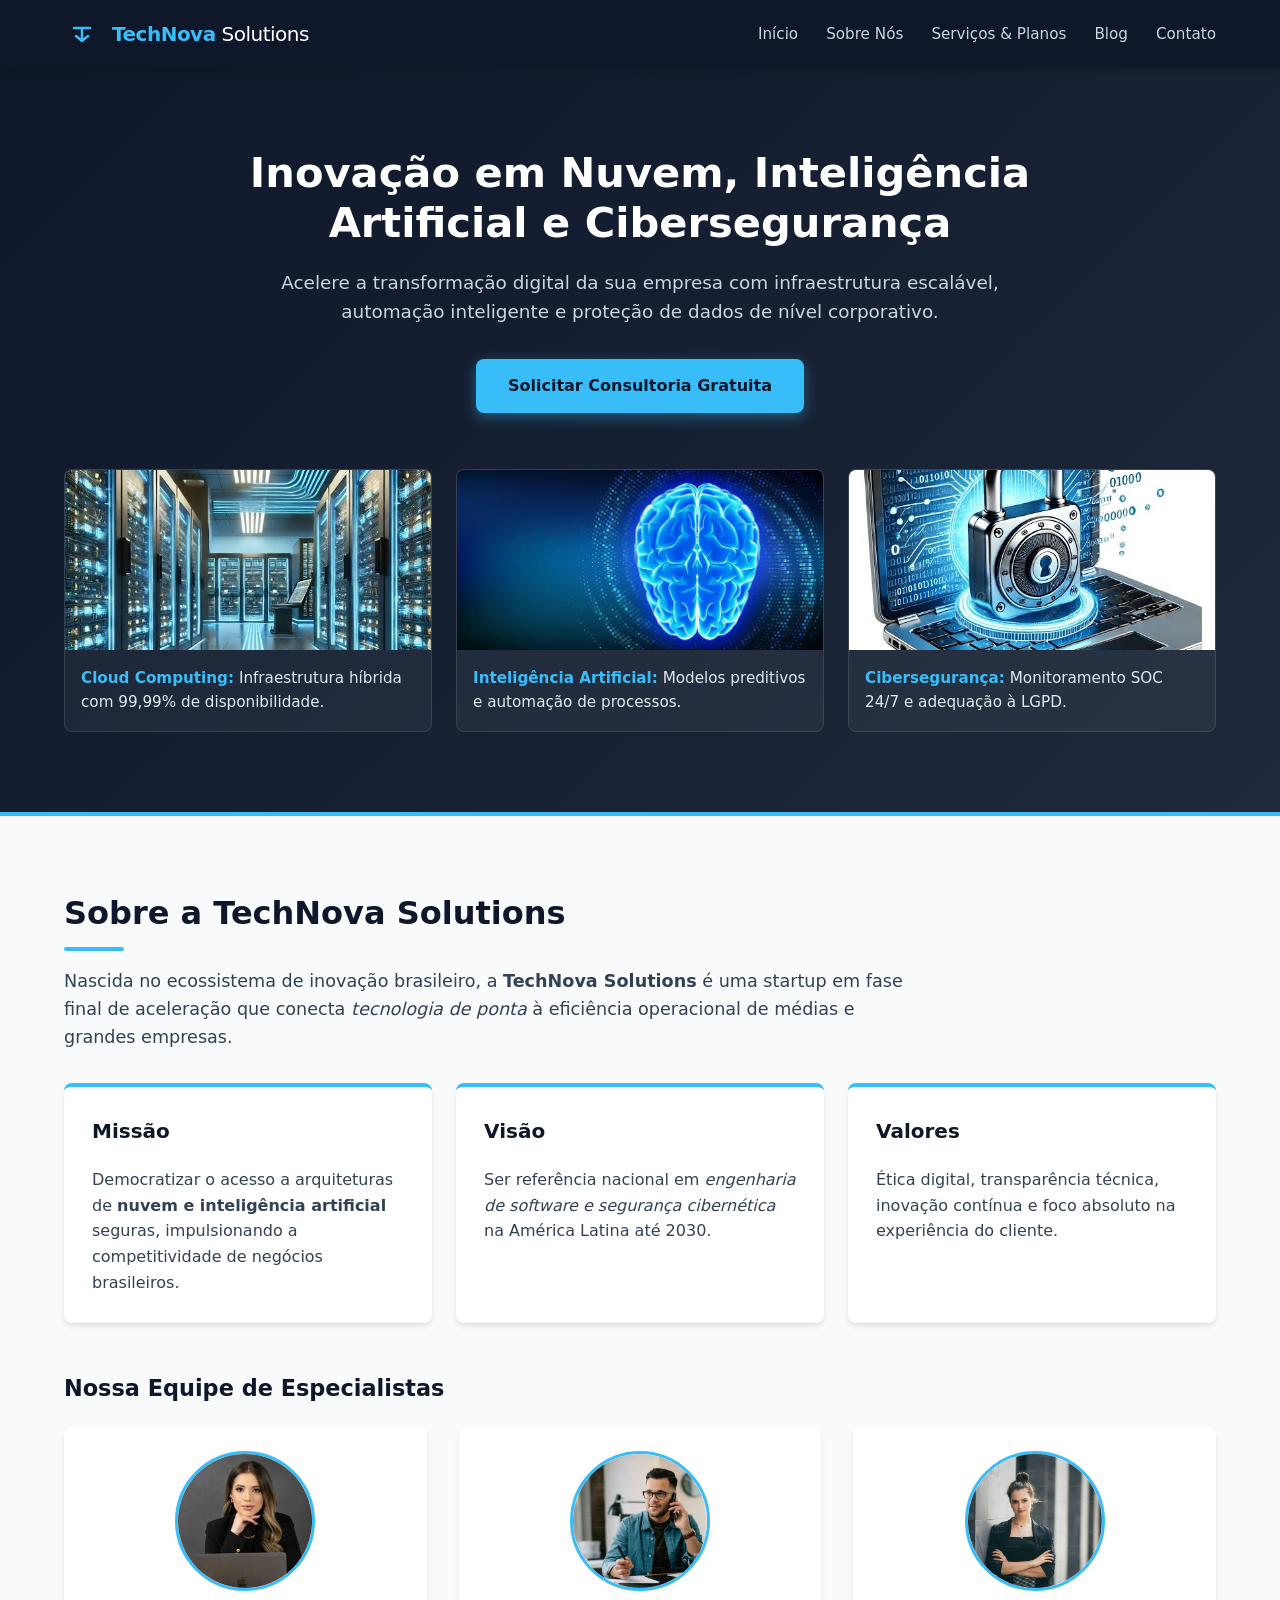
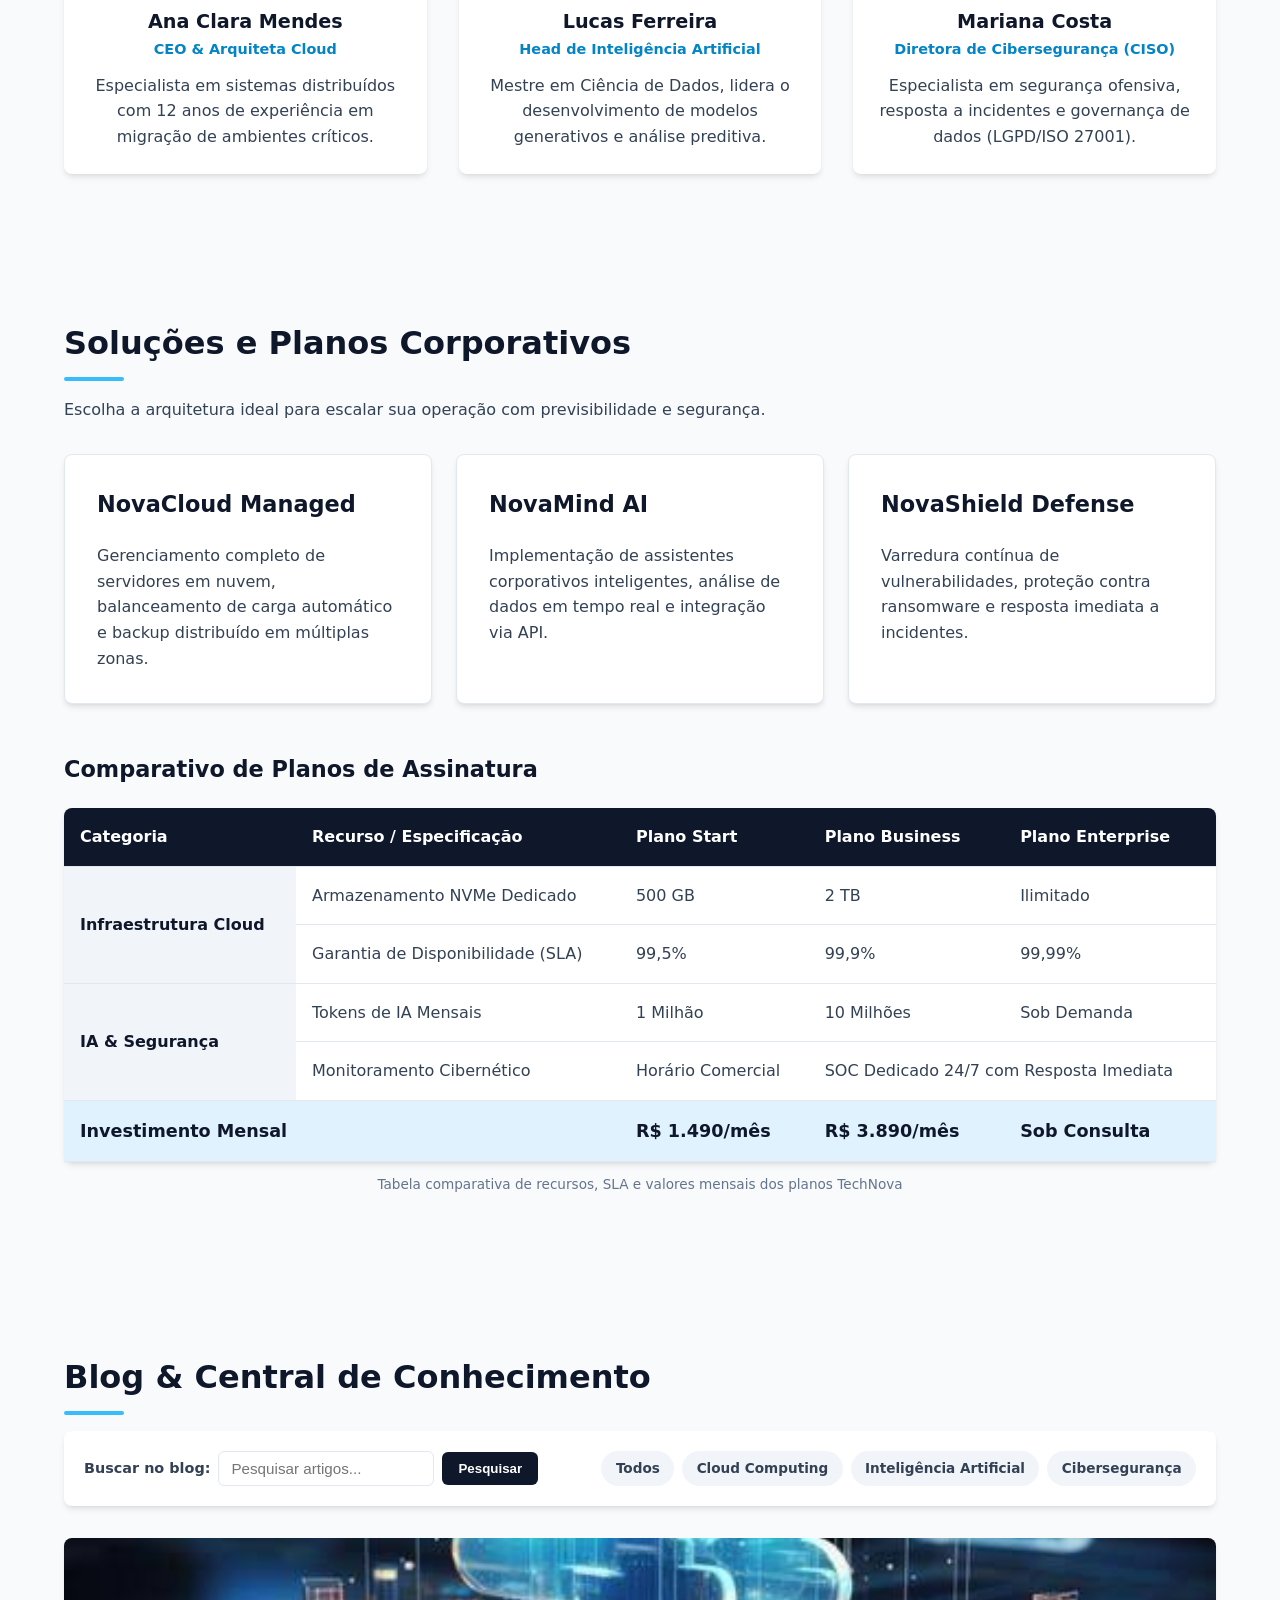
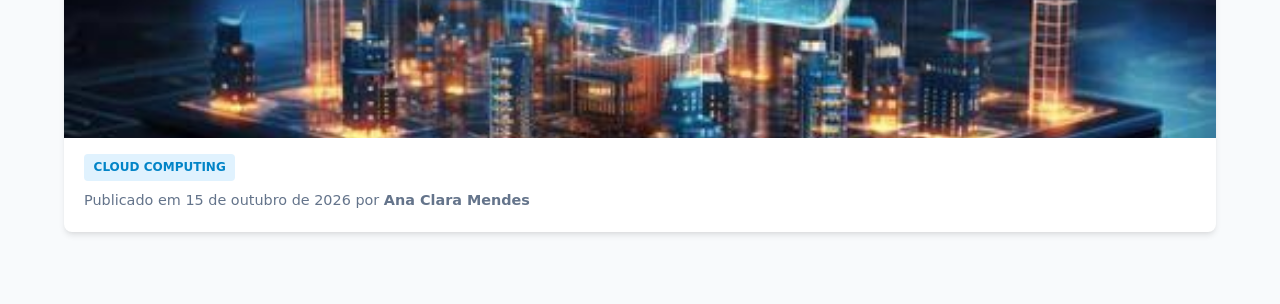
<file: index.html>
<!DOCTYPE html>
<html lang="pt-BR">
<head>
    <meta charset="UTF-8">
    <meta name="viewport" content="width=device-width, initial-scale=1.0">
    <meta name="description" content="TechNova Solutions - Startup brasileira especializada em Computação em Nuvem, Inteligência Artificial e Cibersegurança para empresas modernas.">
    <title>TechNova Solutions | Cloud, Inteligência Artificial e Cibersegurança</title>
    <link rel="stylesheet" href="css/style.css">
</head>
<body id="topo">

    <header>
        <div class="logo">
            <a href="#topo" aria-label="Página inicial da TechNova Solutions">
                <svg width="36" height="36" viewBox="0 0 36 36" fill="none" xmlns="http://w3.org" aria-hidden="true">
                    <rect width="36" height="36" rx="8" fill="#0F172A"/>
                    <path d="M10 12H26M18 12V25M12 20L18 25L24 20" stroke="#38BDF8" stroke-width="2.5" stroke-linecap="round" stroke-linejoin="round"/>
                </svg>
                <span><strong>TechNova</strong> Solutions</span>
            </a>
        </div>

        <nav aria-label="Menu Principal">
            <ul>
                <li><a href="#inicio">Início</a></li>
                <li><a href="#sobre">Sobre Nós</a></li>
                <li><a href="#servicos">Serviços &amp; Planos</a></li>
                <li><a href="#blog">Blog</a></li>
                <li><a href="#contato">Contato</a></li>
            </ul>
        </nav>
    </header>

    <main>

        <section id="inicio" class="hero">
            <div class="hero-conteudo">
                <h1>Inovação em Nuvem, Inteligência Artificial e Cibersegurança</h1>
                <p>Acelere a transformação digital da sua empresa com infraestrutura escalável, automação inteligente e proteção de dados de nível corporativo.</p>
                <a href="#contato" class="btn-cta">Solicitar Consultoria Gratuita</a>
            </div>

            <div class="hero-destaques">
                <figure>
                    <img src="img/destaque-cloud.webp" alt="Servidor em nuvem de alta disponibilidade com ícones de conectividade" width="320" height="200">
                    <figcaption><strong>Cloud Computing:</strong> Infraestrutura híbrida com 99,99% de disponibilidade.</figcaption>
                </figure>

                <figure>
                    <img src="img/destaque-ia.webp" alt="Rede neural artificial processando análise preditiva de dados" width="320" height="200">
                    <figcaption><strong>Inteligência Artificial:</strong> Modelos preditivos e automação de processos.</figcaption>
                </figure>

                <figure>
                    <img src="img/destaque-cyber.webp" alt="Escudo digital representando segurança cibernética e criptografia" width="320" height="200">
                    <figcaption><strong>Cibersegurança:</strong> Monitoramento SOC 24/7 e adequação à LGPD.</figcaption>
                </figure>
            </div>
        </section>

        <section id="sobre">
            <h2>Sobre a TechNova Solutions</h2>
            <p>Nascida no ecossistema de inovação brasileiro, a <strong>TechNova Solutions</strong> é uma startup em fase final de aceleração que conecta <em>tecnologia de ponta</em> à eficiência operacional de médias e grandes empresas.</p>

            <div class="pilares-institucionais">
                <article>
                    <h3>Missão</h3>
                    <p>Democratizar o acesso a arquiteturas de <strong>nuvem e inteligência artificial</strong> seguras, impulsionando a competitividade de negócios brasileiros.</p>
                </article>

                <article>
                    <h3>Visão</h3>
                    <p>Ser referência nacional em <em>engenharia de software e segurança cibernética</em> na América Latina até 2030.</p>
                </article>

                <article>
                    <h3>Valores</h3>
                    <p>Ética digital, transparência técnica, inovação contínua e foco absoluto na experiência do cliente.</p>
                </article>
            </div>

            <h3>Nossa Equipe de Especialistas</h3>
            <div class="grade-equipe">
                <article>
                    <img src="img/equipe-ana.webp" alt="Retrato de Ana Clara Mendes, CEO e Arquiteta Cloud" width="220" height="220">
                    <h4>Ana Clara Mendes</h4>
                    <p><strong>CEO &amp; Arquiteta Cloud</strong></p>
                    <p>Especialista em sistemas distribuídos com 12 anos de experiência em migração de ambientes críticos.</p>
                </article>

                <article>
                    <img src="img/equipe-lucas.webp" alt="Retrato de Lucas Ferreira, Head de Inteligência Artificial" width="220" height="220">
                    <h4>Lucas Ferreira</h4>
                    <p><strong>Head de Inteligência Artificial</strong></p>
                    <p>Mestre em Ciência de Dados, lidera o desenvolvimento de modelos generativos e análise preditiva.</p>
                </article>

                <article>
                    <img src="img/equipe-mariana.webp" alt="Retrato de Mariana Costa, Diretora de Cibersegurança" width="220" height="220">
                    <h4>Mariana Costa</h4>
                    <p><strong>Diretora de Cibersegurança (CISO)</strong></p>
                    <p>Especialista em segurança ofensiva, resposta a incidentes e governança de dados (LGPD/ISO 27001).</p>
                </article>
            </div>
        </section>

        <section id="servicos">
            <h2>Soluções e Planos Corporativos</h2>
            <p>Escolha a arquitetura ideal para escalar sua operação com previsibilidade e segurança.</p>

            <div class="catalogo-servicos">
                <article>
                    <h3>NovaCloud Managed</h3>
                    <p>Gerenciamento completo de servidores em nuvem, balanceamento de carga automático e backup distribuído em múltiplas zonas.</p>
                </article>

                <article>
                    <h3>NovaMind AI</h3>
                    <p>Implementação de assistentes corporativos inteligentes, análise de dados em tempo real e integração via API.</p>
                </article>

                <article>
                    <h3>NovaShield Defense</h3>
                    <p>Varredura contínua de vulnerabilidades, proteção contra ransomware e resposta imediata a incidentes.</p>
                </article>
            </div>

            <h3>Comparativo de Planos de Assinatura</h3>
            <table>
                <caption>Tabela comparativa de recursos, SLA e valores mensais dos planos TechNova</caption>
                <thead>
                    <tr>
                        <th scope="col">Categoria</th>
                        <th scope="col">Recurso / Especificação</th>
                        <th scope="col">Plano Start</th>
                        <th scope="col">Plano Business</th>
                        <th scope="col">Plano Enterprise</th>
                    </tr>
                </thead>
                <tbody>
                    <tr>
                        <th scope="row" rowspan="2">Infraestrutura Cloud</th>
                        <td>Armazenamento NVMe Dedicado</td>
                        <td>500 GB</td>
                        <td>2 TB</td>
                        <td>Ilimitado</td>
                    </tr>
                    <tr>
                        <td>Garantia de Disponibilidade (SLA)</td>
                        <td>99,5%</td>
                        <td>99,9%</td>
                        <td>99,99%</td>
                    </tr>
                    <tr>
                        <th scope="row" rowspan="2">IA &amp; Segurança</th>
                        <td>Tokens de IA Mensais</td>
                        <td>1 Milhão</td>
                        <td>10 Milhões</td>
                        <td>Sob Demanda</td>
                    </tr>
                    <tr>
                        <td>Monitoramento Cibernético</td>
                        <td>Horário Comercial</td>
                        <td colspan="2">SOC Dedicado 24/7 com Resposta Imediata</td>
                    </tr>
                </tbody>
                <tfoot>
                    <tr>
                        <th scope="row" colspan="2">Investimento Mensal</th>
                        <td><strong>R$ 1.490/mês</strong></td>
                        <td><strong>R$ 3.890/mês</strong></td>
                        <td><strong>Sob Consulta</strong></td>
                    </tr>
                </tfoot>
            </table>
        </section>

        <section id="blog">
            <h2>Blog &amp; Central de Conhecimento</h2>

            <div class="blog-filtros">
                <form action="#blog" method="get" role="search">
                    <label for="busca-artigos">Buscar no blog:</label>
                    <input type="search" id="busca-artigos" name="q" placeholder="Pesquisar artigos...">
                    <button type="submit">Pesquisar</button>
                </form>

                <nav aria-label="Categorias do Blog">
                    <ul>
                        <li><a href="#blog">Todos</a></li>
                        <li><a href="#blog">Cloud Computing</a></li>
                        <li><a href="#blog">Inteligência Artificial</a></li>
                        <li><a href="#blog">Cibersegurança</a></li>
                    </ul>
                </nav>
            </div>

            <div class="grade-artigos">
                <article>
                    <img src="img/blog-nuvem.webp" alt="Ilustração de arquitetura multi-cloud conectada" width="350" height="200">
                    <span>Cloud Computing</span>
                    <p>Publicado em <time datetime="2026-10-15">15 de outubro de 2026</time> por <strong>Ana Clara Mendes</strong></p>
</file>
<file: css/style.css>
:root {
  --cor-primaria: #0F172A;
  --cor-secundaria: #1E293B;
  --cor-destaque: #38BDF8;
  --cor-destaque-hover: #0284C7;
  --cor-fundo: #F8FAFC;
  --cor-branco: #FFFFFF;
  --cor-texto: #334155;
  --cor-texto-suave: #64748B;
  --cor-borda: #E2E8F0;
  --sombra-card: 0 4px 6px -1px rgba(0, 0, 0, 0.1), 0 2px 4px -2px rgba(0, 0, 0, 0.05);
  --raio-borda: 8px;
}

* {
  margin: 0;
  padding: 0;
  box-sizing: border-box;
}

html {
  scroll-behavior: smooth;
  font-family: 'Segoe UI', system-ui, -apple-system, BlinkMacSystemFont, Roboto, sans-serif;
  color: var(--cor-texto);
  background-color: var(--cor-fundo);
  line-height: 1.6;
}

img {
  max-width: 100%;
  height: auto;
  display: block;
}

a {
  text-decoration: none;
  color: inherit;
  transition: color 0.2s ease, background-color 0.2s ease;
}

ul {
  list-style: none;
}

header {
  background-color: var(--cor-primaria);
  color: var(--cor-branco);
  padding: 1rem 5%;
  display: flex;
  justify-content: space-between;
  align-items: center;
  position: sticky;
  top: 0;
  z-index: 1000;
  box-shadow: 0 2px 10px rgba(0, 0, 0, 0.2);
}

.logo a {
  display: flex;
  align-items: center;
  gap: 0.75rem;
  font-size: 1.25rem;
  letter-spacing: -0.5px;
}

.logo strong {
  color: var(--cor-destaque);
}

header nav ul {
  display: flex;
  gap: 1.75rem;
}

header nav a {
  font-size: 0.95rem;
  font-weight: 500;
  color: #CBD5E1;
}

header nav a:hover {
  color: var(--cor-destaque);
}

section {
  padding: 4.5rem 5%;
  max-width: 1280px;
  margin: 0 auto;
}

h2 {
  font-size: 2rem;
  color: var(--cor-primaria);
  margin-bottom: 1rem;
  position: relative;
}

h2::after {
  content: "";
  display: block;
  width: 60px;
  height: 4px;
  background-color: var(--cor-destaque);
  margin-top: 0.5rem;
  border-radius: 2px;
}

h3 {
  font-size: 1.4rem;
  color: var(--cor-primaria);
  margin: 2.5rem 0 1.25rem;
}

.hero {
  background: linear-gradient(135deg, var(--cor-primaria) 0%, var(--cor-secundaria) 100%);
  color: var(--cor-branco);
  max-width: 100%;
  padding: 5rem 5%;
  border-bottom: 4px solid var(--cor-destaque);
}

.hero-conteudo {
  max-width: 800px;
  margin: 0 auto 3.5rem;
  text-align: center;
}

.hero-conteudo h1 {
  font-size: 2.6rem;
  line-height: 1.2;
  margin-bottom: 1.25rem;
  color: var(--cor-branco);
}

.hero-conteudo p {
  font-size: 1.15rem;
  color: #CBD5E1;
  margin-bottom: 2rem;
}

.btn-cta {
  display: inline-block;
  background-color: var(--cor-destaque);
  color: var(--cor-primaria);
  font-weight: 700;
  padding: 0.9rem 2rem;
  border-radius: var(--raio-borda);
  font-size: 1rem;
  box-shadow: 0 4px 14px rgba(56, 189, 248, 0.4);
}

.btn-cta:hover {
  background-color: var(--cor-branco);
  transform: translateY(-2px);
}

.hero-destaques {
  max-width: 1200px;
  margin: 0 auto;
  display: grid;
  grid-template-columns: repeat(auto-fit, minmax(280px, 1fr));
  gap: 1.5rem;
}

.hero-destaques figure {
  background-color: rgba(255, 255, 255, 0.05);
  border: 1px solid rgba(255, 255, 255, 0.1);
  border-radius: var(--raio-borda);
  overflow: hidden;
  transition: transform 0.2s ease;
}

.hero-destaques figure:hover {
  transform: translateY(-4px);
}

.hero-destaques img {
  width: 100%;
  height: 180px;
  object-fit: cover;
}

.hero-destaques figcaption {
  padding: 1rem;
  font-size: 0.95rem;
  color: #E2E8F0;
}

.hero-destaques strong {
  color: var(--cor-destaque);
}

#sobre > p {
  font-size: 1.1rem;
  max-width: 850px;
  margin-bottom: 2rem;
}

.pilares-institucionais {
  display: grid;
  grid-template-columns: repeat(auto-fit, minmax(260px, 1fr));
  gap: 1.5rem;
  margin-bottom: 3rem;
}

.pilares-institucionais article {
  background: var(--cor-branco);
  padding: 1.75rem;
  border-radius: var(--raio-borda);
  border-top: 4px solid var(--cor-destaque);
  box-shadow: var(--sombra-card);
}

.pilares-institucionais h3 {
  margin-top: 0;
  font-size: 1.25rem;
}

.grade-equipe {
  display: grid;
  grid-template-columns: repeat(auto-fit, minmax(260px, 1fr));
  gap: 2rem;
}

.grade-equipe article {
  background: var(--cor-branco);
  border-radius: var(--raio-borda);
  padding: 1.5rem;
  text-align: center;
  box-shadow: var(--sombra-card);
}

.grade-equipe img {
  width: 140px;
  height: 140px;
  border-radius: 50%;
  object-fit: cover;
  margin: 0 auto 1rem;
  border: 3px solid var(--cor-destaque);
}

.grade-equipe h4 {
  font-size: 1.2rem;
  color: var(--cor-primaria);
}

.grade-equipe p strong {
  color: var(--cor-destaque-hover);
  font-size: 0.9rem;
  display: block;
  margin-bottom: 0.75rem;
}

.catalogo-servicos {
  display: grid;
  grid-template-columns: repeat(auto-fit, minmax(280px, 1fr));
  gap: 1.5rem;
  margin: 2rem 0 3rem;
}

.catalogo-servicos article {
  background: var(--cor-branco);
  padding: 2rem;
  border-radius: var(--raio-borda);
  border: 1px solid var(--cor-borda);
  box-shadow: var(--sombra-card);
  transition: border-color 0.2s ease;
}

.catalogo-servicos article:hover {
  border-color: var(--cor-destaque);
}

.catalogo-servicos h3 {
  margin-top: 0;
  color: var(--cor-primaria);
}

table {
  width: 100%;
  border-collapse: collapse;
  background: var(--cor-branco);
  border-radius: var(--raio-borda);
  overflow: hidden;
  box-shadow: var(--sombra-card);
  margin-top: 1rem;
}

caption {
  caption-side: bottom;
  padding: 0.75rem;
  font-size: 0.85rem;
  color: var(--cor-texto-suave);
}

thead {
  background-color: var(--cor-primaria);
  color: var(--cor-branco);
}

th, td {
  padding: 1rem;
  text-align: left;
  border-bottom: 1px solid var(--cor-borda);
}

tbody th[scope="row"] {
  background-color: #F1F5F9;
  color: var(--cor-primaria);
  font-weight: 600;
}

tfoot {
  background-color: #E0F2FE;
  font-size: 1.1rem;
  color: var(--cor-primaria);
}

.blog-filtros {
  display: flex;
  flex-wrap: wrap;
  justify-content: space-between;
  align-items: center;
  gap: 1rem;
  background: var(--cor-branco);
  padding: 1.25rem;
  border-radius: var(--raio-borda);
  box-shadow: var(--sombra-card);
  margin-bottom: 2rem;
}

.blog-filtros form {
  display: flex;
  flex-wrap: wrap;
  align-items: center;
  gap: 0.5rem;
}

.blog-filtros label {
  font-weight: 600;
  font-size: 0.9rem;
}

.blog-filtros input[type="search"] {
  padding: 0.5rem 0.75rem;
  border: 1px solid var(--cor-borda);
  border-radius: 6px;
  font-size: 0.95rem;
}

.blog-filtros button {
  padding: 0.55rem 1rem;
  background-color: var(--cor-primaria);
  color: var(--cor-branco);
  border: none;
  border-radius: 6px;
  cursor: pointer;
  font-weight: 600;
}

.blog-filtros button:hover {
  background-color: var(--cor-destaque-hover);
}

.blog-filtros nav ul {
  display: flex;
  flex-wrap: wrap;
  gap: 0.5rem;
}

.blog-filtros nav a {
  display: inline-block;
  padding: 0.4rem 0.9rem;
  background-color: #F1F5F9;
  border-radius: 20px;
  font-size: 0.85rem;
  font-weight: 600;
  color: var(--cor-texto);
}

.blog-filtros nav a:hover {
  background-color: var(--cor-destaque);
  color: var(--cor-primaria);
}

.grade-artigos {
  display: grid;
  grid-template-columns: repeat(auto-fit, minmax(300px, 1fr));
  gap: 2rem;
}

.grade-artigos article {
  background: var(--cor-branco);
  border-radius: var(--raio-borda);
  overflow: hidden;
  box-shadow: var(--sombra-card);
  display: flex;
  flex-direction: column;
}

.grade-artigos img {
  width: 100%;
  height: 200px;
  object-fit: cover;
}

.grade-artigos span {
  display: inline-block;
  align-self: flex-start;
  background-color: #E0F2FE;
  color: var(--cor-destaque-hover);
  font-size: 0.75rem;
  font-weight: 700;
  text-transform: uppercase;
  padding: 0.25rem 0.6rem;
  border-radius: 4px;
  margin: 1rem 1.25rem 0.5rem;
}

.grade-artigos p {
  padding: 0 1.25rem 1.25rem;
  font-size: 0.9rem;
  color: var(--cor-texto-suave);
}

@media (max-width: 768px) {
  header {
    flex-direction: column;
    gap: 1rem;
  }

  header nav ul {
    flex-wrap: wrap;
    justify-content: center;
    gap: 1rem;
  }

  .hero-conteudo h1 {
    font-size: 1.9rem;
  }

  table {
    display: block;
    overflow-x: auto;
    white-space: nowrap;
  }
}
</file>
